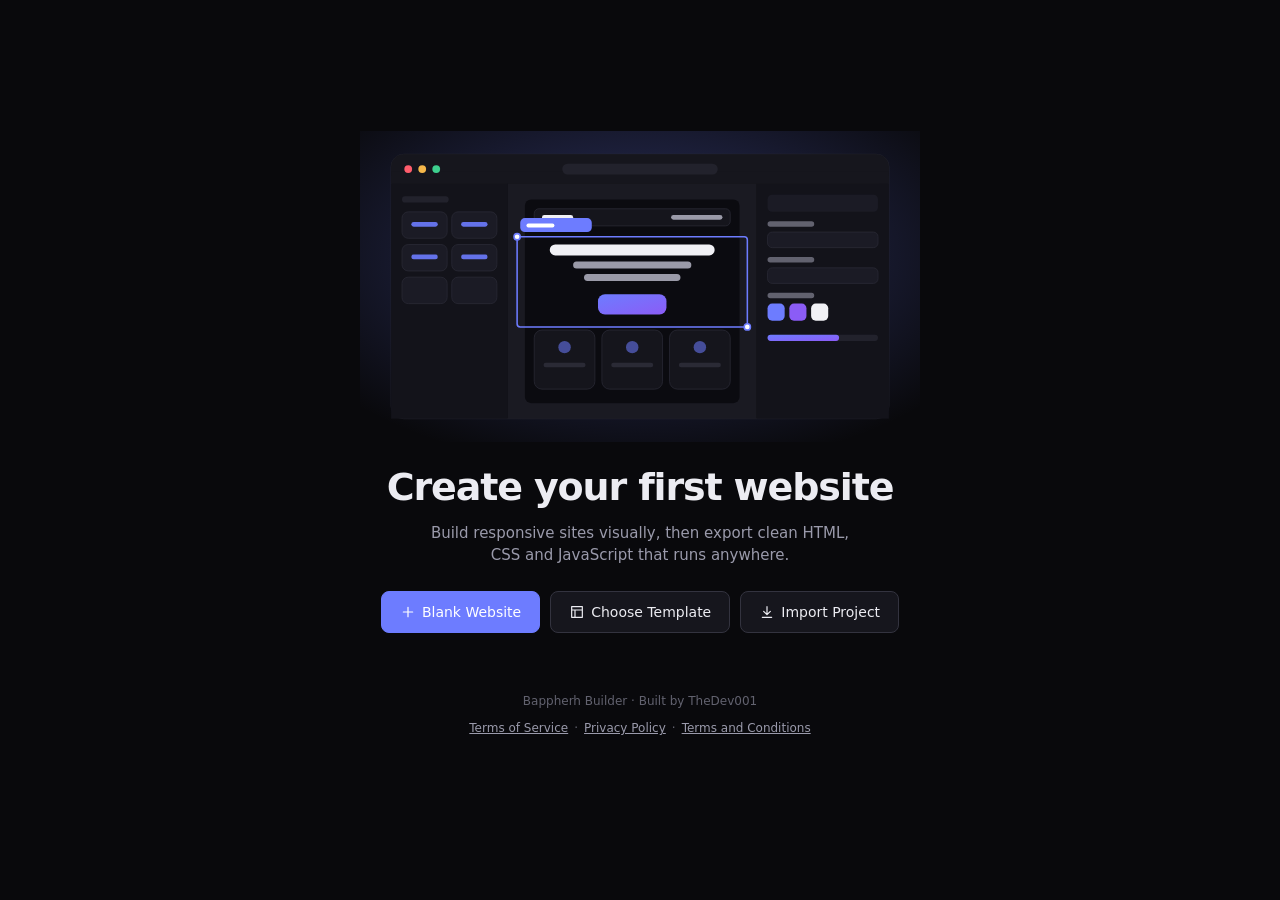
<file: index.html>
<!DOCTYPE html>
<html lang="en" data-theme="dark">
<head>
<meta charset="utf-8">
<meta name="viewport" content="width=device-width, initial-scale=1, viewport-fit=cover">
<title>Bappherh Builder</title>
<meta name="description" content="Bappherh Builder — a visual, browser-based website builder. Built by TheDev001.">
<meta property="og:title" content="Bappherh Builder"><meta property="og:description" content="Build responsive websites visually and export clean HTML, CSS and JavaScript."><meta property="og:image" content="og-image.png">
<link rel="icon" href="favicon.svg" type="image/svg+xml"><link rel="icon" href="icon-32.png" sizes="32x32" type="image/png"><link rel="apple-touch-icon" href="icon-180.png">
<link rel="stylesheet" href="style.css">
</head>
<body>
<div id="app">
  <header id="topbar">
    <div class="logo"><img src="logo.svg" alt="" width="24" height="24"><span class="hide-m">Bappherh Builder</span></div>
    <button id="projName" title="Rename project">Untitled</button>
    <button class="ib" id="bNew" data-ic="plus" title="New project"></button>
    <button class="ib" id="bOpen" data-ic="folder" title="Open project"></button>
    <button class="ib" id="bSave" data-ic="save" title="Save (Ctrl+S)"></button>
    <span class="vsep"></span>
    <button class="ib" id="bUndo" data-ic="undo" title="Undo (Ctrl+Z)"></button>
    <button class="ib" id="bRedo" data-ic="redo" title="Redo (Ctrl+Shift+Z)"></button>
    <span class="vsep hide-m"></span>
    <div class="seg" id="modeSeg">
      <button data-mode="design" class="on" data-ic="layers"><span class="lbl">Design</span></button>
      <button data-mode="code" data-ic="code"><span class="lbl">Code</span></button>
    </div>
    <div class="seg" id="devSeg">
      <button data-dev="desktop" data-ic="monitor" title="Desktop"></button>
      <button data-dev="laptop" data-ic="laptop" title="Laptop"></button>
      <button data-dev="tablet" data-ic="tablet" title="Tablet"></button>
      <button data-dev="mobile" data-ic="phone" title="Mobile"></button>
    </div>
    <span class="grow"></span>
    <button class="btn" id="bPreview" data-ic="play" title="Preview (Ctrl+P)"><span class="lbl">Preview</span></button>
    <button class="btn pri" id="bExport" data-ic="download" title="Export"><span class="lbl">Export</span></button>
    <button class="ib" id="bSettings" data-ic="sliders" title="Settings"></button>
  </header>

  <main id="workspace">
    <aside id="left">
      <div class="sheet-grip"></div>
      <div class="ptabs" id="ltabs">
        <button data-lt="elements" data-ic="grid" title="Elements"></button>
        <button data-lt="layers" data-ic="layers" title="Layers"></button>
        <button data-lt="pages" data-ic="file" title="Pages"></button>
        <button data-lt="assets" data-ic="image" title="Assets"></button>
        <button data-lt="design" data-ic="palette" title="Design tokens"></button>
      </div>
      <div class="pane" id="lp-elements"></div>
      <div class="pane" id="lp-layers" hidden></div>
      <div class="pane" id="lp-pages" hidden></div>
      <div class="pane" id="lp-assets" hidden></div>
      <div class="pane" id="lp-design" hidden></div>
    </aside>

    <section id="center">
      <div id="stage">
        <div id="frameWrap"><iframe id="frame" title="Website canvas" sandbox="allow-same-origin"></iframe></div>
        <div id="bpChip"><i></i><span id="bpChipTx">Desktop</span></div>
        <div id="ov">
          <div id="ovHover" hidden></div>
          <div id="ovSel" hidden><span class="h e" data-h="e"></span><span class="h s" data-h="s"></span><span class="h se" data-h="se"></span></div>
          <div id="ovTool" hidden></div>
          <div id="ovDrop" hidden></div>
        </div>
      </div>
    </section>

    <aside id="right">
      <div class="sheet-grip"></div>
      <div id="rhead"><span class="ty" id="rTitle">Inspector</span><div class="seg" id="rBp">
        <button data-dev="desktop" data-ic="monitor" title="Desktop styles"></button>
        <button data-dev="tablet" data-ic="tablet" title="Tablet styles"></button>
        <button data-dev="mobile" data-ic="phone" title="Mobile styles"></button></div></div>
      <div class="bpbar" id="rBpBar"></div>
      <div class="ptabs" id="rtabs">
        <button data-rt="content">Content</button><button data-rt="layout">Layout</button><button data-rt="style">Style</button><button data-rt="resp">Responsive</button>
      </div>
      <div class="pane" id="rbody"></div>
    </aside>
  </main>

  <footer id="statusbar">
    <span class="sdot" id="saveInd">Saved</span>
    <span class="grow"></span>
    <select id="sbDev" aria-label="Device"><option value="desktop">Desktop</option><option value="laptop">Laptop</option><option value="tablet">Tablet</option><option value="mobile">Mobile</option></select>
    <span id="sbInfo" class="hide-m"></span>
    <span id="zoomBtns" style="display:flex;gap:2px"><button class="ib sm" id="zOut" data-ic="minus" title="Zoom out"></button><button class="ib sm" id="zIn" data-ic="plus" title="Zoom in"></button></span>
    <select id="zoomSel" aria-label="Zoom"><option value="0.5">50%</option><option value="0.75">75%</option><option value="1">100%</option><option value="1.25">125%</option><option value="fit">Fit to screen</option></select>
  </footer>

  <nav id="mbar">
    <button data-m="elements" data-ic="grid"><span>Add</span></button>
    <button data-m="layers" data-ic="layers"><span>Layers</span></button>
    <button data-m="inspect" data-ic="sliders"><span>Edit</span></button>
    <button data-m="undo" data-ic="undo"><span>Undo</span></button>
    <button data-m="redo" data-ic="redo"><span>Redo</span></button>
    <button data-m="preview" data-ic="play"><span>Preview</span></button>
  </nav>
  <div id="sheetBack"></div>
</div>

<section id="code" class="screen" hidden>
  <div class="cd-top">
    <div class="seg" id="cdTabs"><button data-ct="html" class="on">HTML</button><button data-ct="css">CSS</button><button data-ct="js">JavaScript</button></div>
    <span class="grow"></span>
    <span class="hint" id="cdState"></span>
    <button class="btn sm" id="cdFind" data-ic="search"><span class="lbl">Search</span></button>
    <button class="btn sm" id="cdFmt">Format</button>
    <button class="btn sm" id="cdCopy" data-ic="copy"><span class="lbl">Copy</span></button>
    <button class="btn sm" id="cdDl" data-ic="download"><span class="lbl">Download</span></button>
    <button class="btn sm pri" id="cdApply" data-ic="check">Apply</button>
    <button class="btn sm" id="cdClose" data-ic="x">Design</button>
  </div>
  <div id="codeBody"><div class="ed" id="ed"></div><div id="codePrev"></div></div>
</section>

<section id="prev" class="screen" hidden>
  <div class="pv-top">
    <div class="seg" id="pvDev"><button data-pd="desktop" data-ic="monitor" title="Desktop"></button><button data-pd="tablet" data-ic="tablet" title="Tablet"></button><button data-pd="mobile" data-ic="phone" title="Mobile"></button></div>
    <select id="pvPage" style="width:auto;max-width:160px"></select>
    <span class="grow"></span>
    <button class="btn sm" id="pvFull" data-ic="fit"><span class="lbl">Fullscreen</span></button>
    <button class="btn sm" id="pvTab" data-ic="external"><span class="lbl">New tab</span></button>
    <button class="btn sm pri" id="pvClose" data-ic="x">Close</button>
  </div>
  <div id="pvStage" class="framed"><iframe id="pvFrame" title="Website preview" sandbox="allow-scripts allow-forms allow-popups"></iframe></div>
</section>

<section id="dash" class="screen" hidden></section>
<div id="dlgRoot"></div>
<div id="toasts"></div>
<div id="ctx" hidden></div>
<div id="ghost" hidden></div>
<datalist id="fontlist"></datalist>
<input type="file" id="fileIn" hidden>
<script src="app.js"></script>
</body>
</html>
</file>
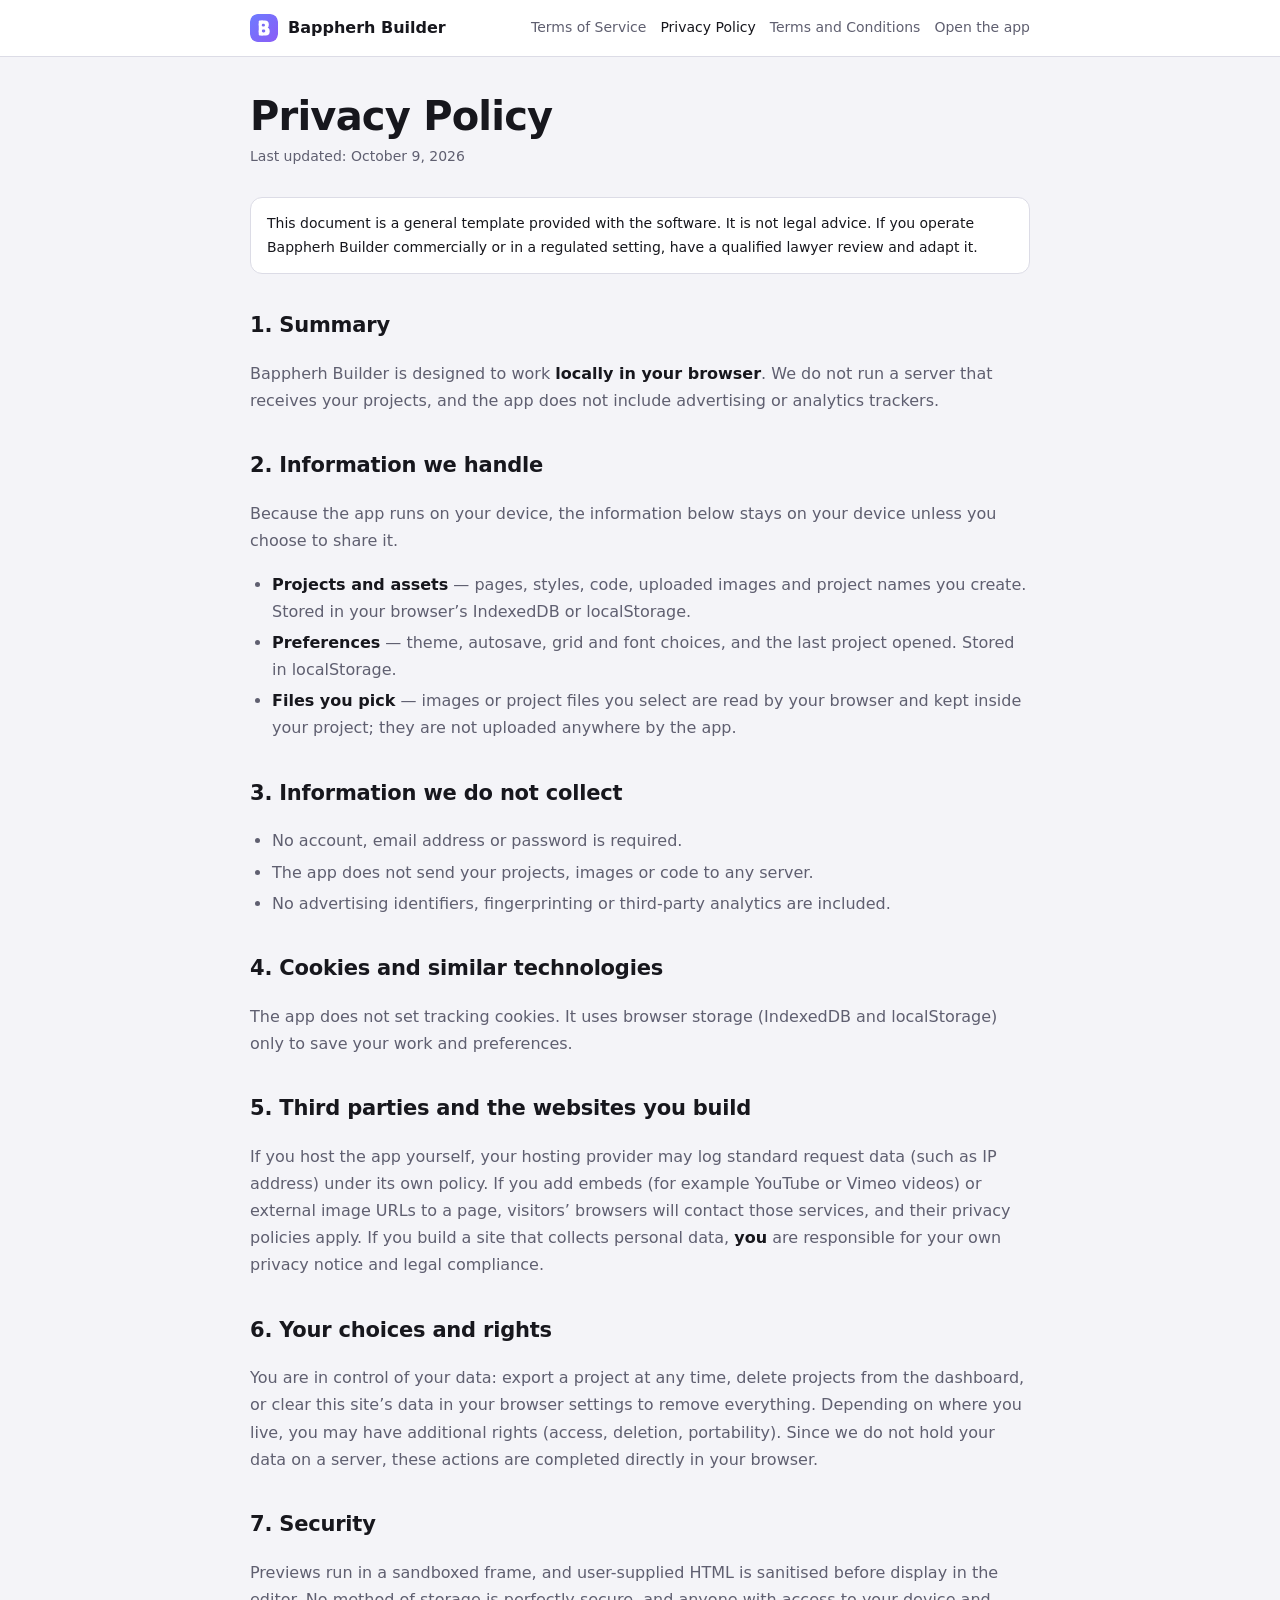
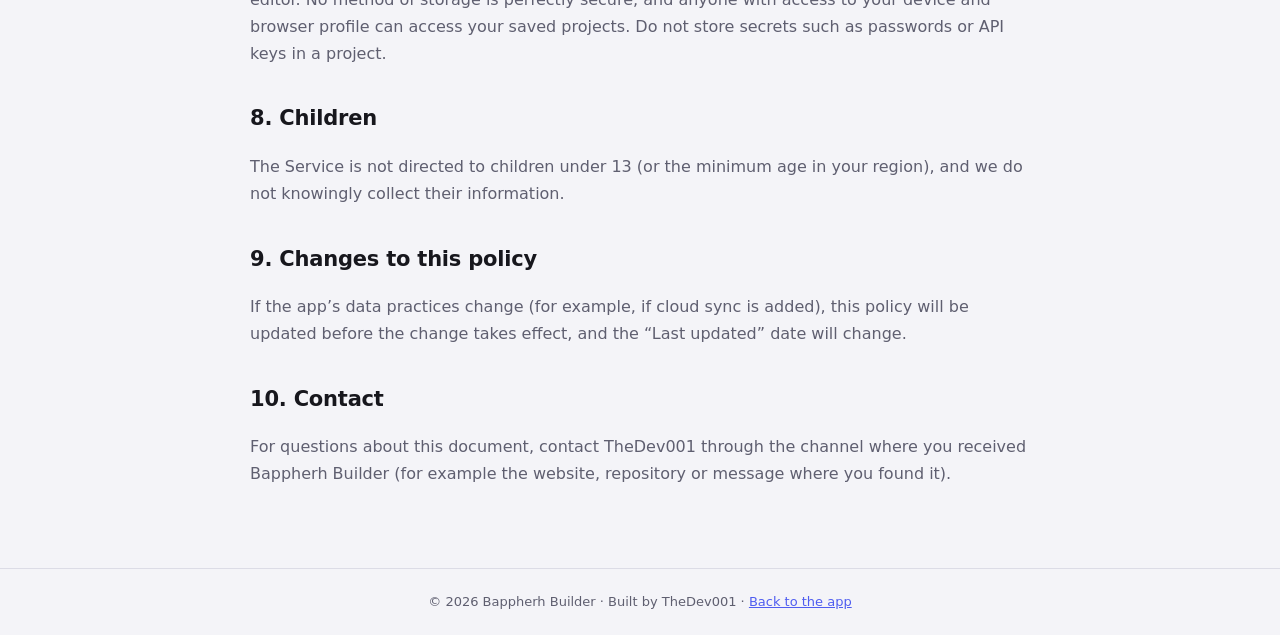
<file: privacy-policy.html>
<!DOCTYPE html>
<html lang="en"><head><meta charset="utf-8"><meta name="viewport" content="width=device-width, initial-scale=1">
<title>Privacy Policy · Bappherh Builder</title><meta name="description" content="Privacy Policy for Bappherh Builder, built by TheDev001.">
<link rel="icon" href="favicon.svg" type="image/svg+xml"><link rel="stylesheet" href="legal.css"></head>
<body><header><div class="bar"><a class="brand" href="index.html"><img src="logo.svg" alt="">Bappherh Builder</a><nav><a href="terms-of-service.html">Terms of Service</a><a href="privacy-policy.html" aria-current=page>Privacy Policy</a><a href="terms-and-conditions.html">Terms and Conditions</a><a href="index.html">Open the app</a></nav></div></header>
<main><h1>Privacy Policy</h1><p class="meta">Last updated: October 9, 2026</p>
<div class="note">This document is a general template provided with the software. It is not legal advice. If you operate Bappherh Builder commercially or in a regulated setting, have a qualified lawyer review and adapt it.</div><h2>1. Summary</h2><p>Bappherh Builder is designed to work <strong>locally in your browser</strong>. We do not run a server that receives your projects, and the app does not include advertising or analytics trackers.</p><h2>2. Information we handle</h2><p>Because the app runs on your device, the information below stays on your device unless you choose to share it.</p><ul><li><strong>Projects and assets</strong> — pages, styles, code, uploaded images and project names you create. Stored in your browser’s IndexedDB or localStorage.</li><li><strong>Preferences</strong> — theme, autosave, grid and font choices, and the last project opened. Stored in localStorage.</li><li><strong>Files you pick</strong> — images or project files you select are read by your browser and kept inside your project; they are not uploaded anywhere by the app.</li></ul><h2>3. Information we do not collect</h2><ul><li>No account, email address or password is required.</li><li>The app does not send your projects, images or code to any server.</li><li>No advertising identifiers, fingerprinting or third-party analytics are included.</li></ul><h2>4. Cookies and similar technologies</h2><p>The app does not set tracking cookies. It uses browser storage (IndexedDB and localStorage) only to save your work and preferences.</p><h2>5. Third parties and the websites you build</h2><p>If you host the app yourself, your hosting provider may log standard request data (such as IP address) under its own policy. If you add embeds (for example YouTube or Vimeo videos) or external image URLs to a page, visitors’ browsers will contact those services, and their privacy policies apply. If you build a site that collects personal data, <strong>you</strong> are responsible for your own privacy notice and legal compliance.</p><h2>6. Your choices and rights</h2><p>You are in control of your data: export a project at any time, delete projects from the dashboard, or clear this site’s data in your browser settings to remove everything. Depending on where you live, you may have additional rights (access, deletion, portability). Since we do not hold your data on a server, these actions are completed directly in your browser.</p><h2>7. Security</h2><p>Previews run in a sandboxed frame, and user-supplied HTML is sanitised before display in the editor. No method of storage is perfectly secure, and anyone with access to your device and browser profile can access your saved projects. Do not store secrets such as passwords or API keys in a project.</p><h2>8. Children</h2><p>The Service is not directed to children under 13 (or the minimum age in your region), and we do not knowingly collect their information.</p><h2>9. Changes to this policy</h2><p>If the app’s data practices change (for example, if cloud sync is added), this policy will be updated before the change takes effect, and the “Last updated” date will change.</p><h2>10. Contact</h2><p>For questions about this document, contact TheDev001 through the channel where you received Bappherh Builder (for example the website, repository or message where you found it).</p></main>
<footer>© 2026 Bappherh Builder · Built by TheDev001 · <a href="index.html">Back to the app</a></footer></body></html>
</file>
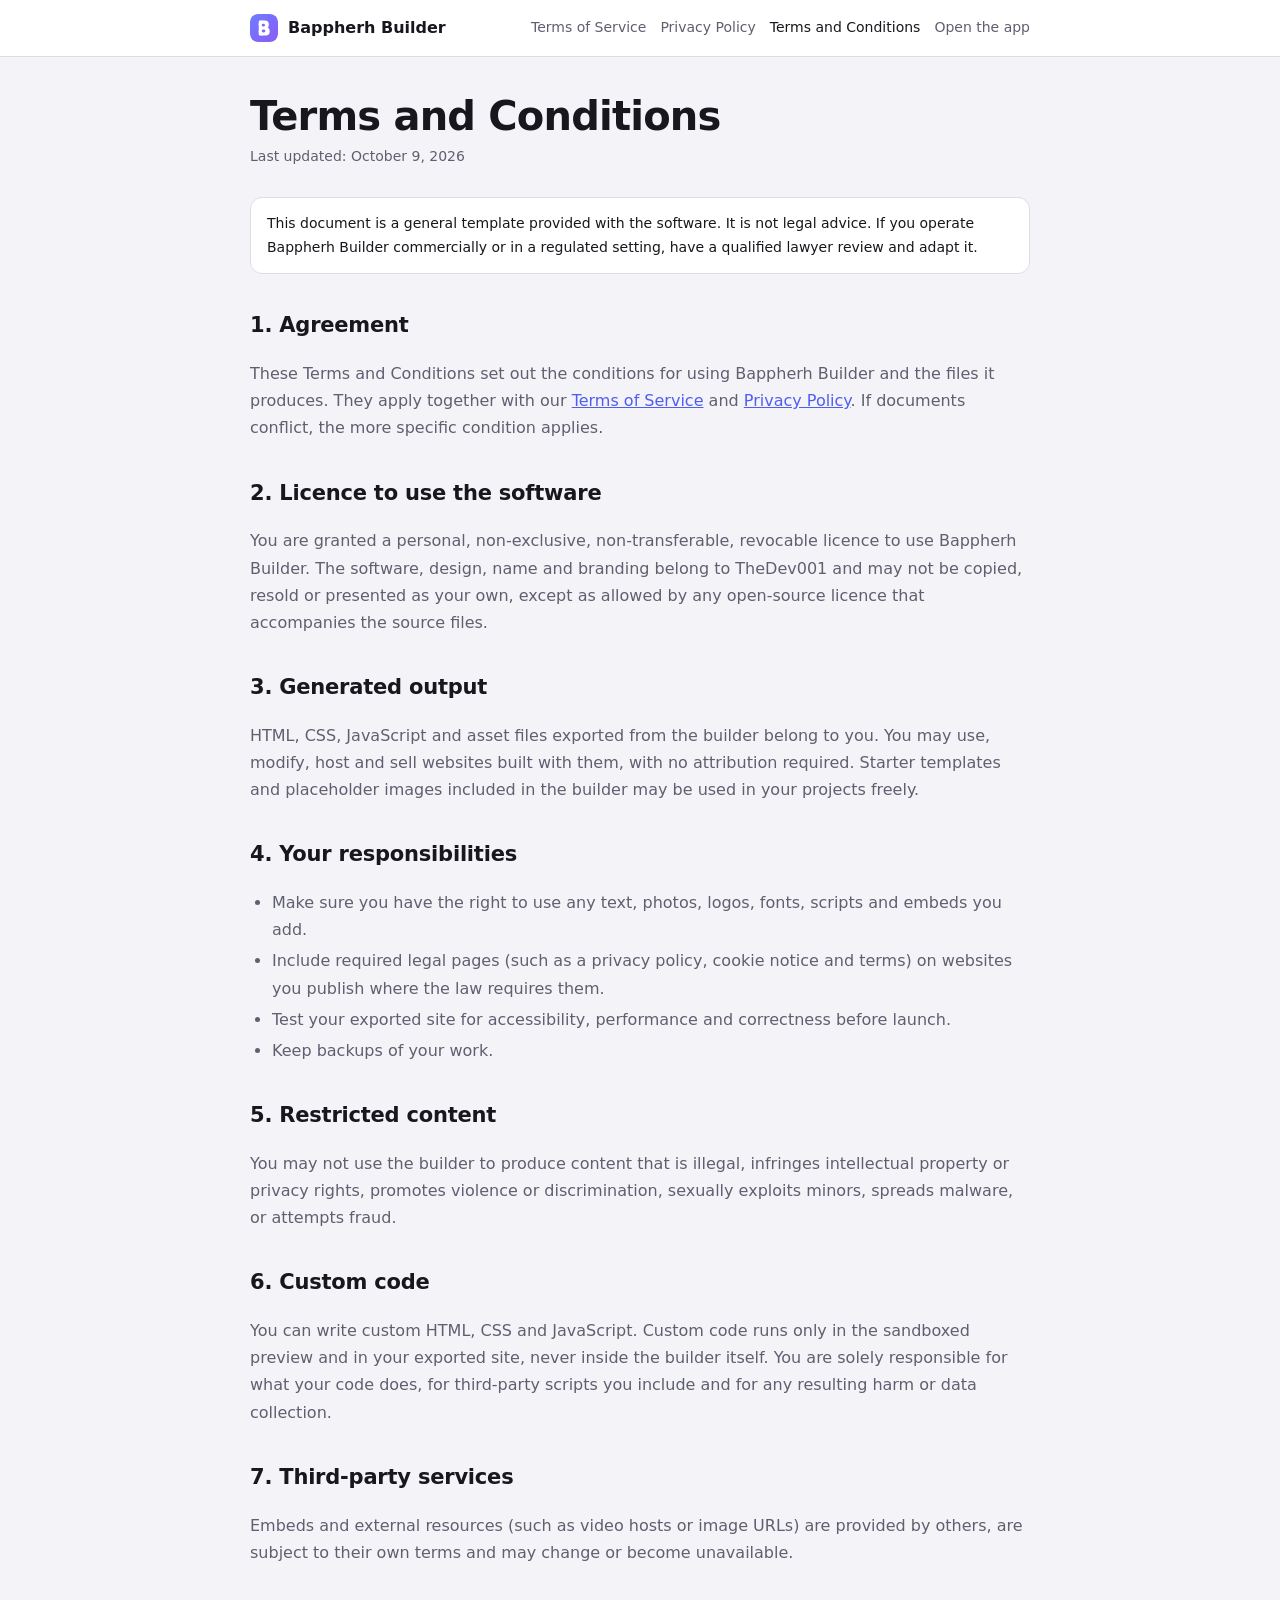
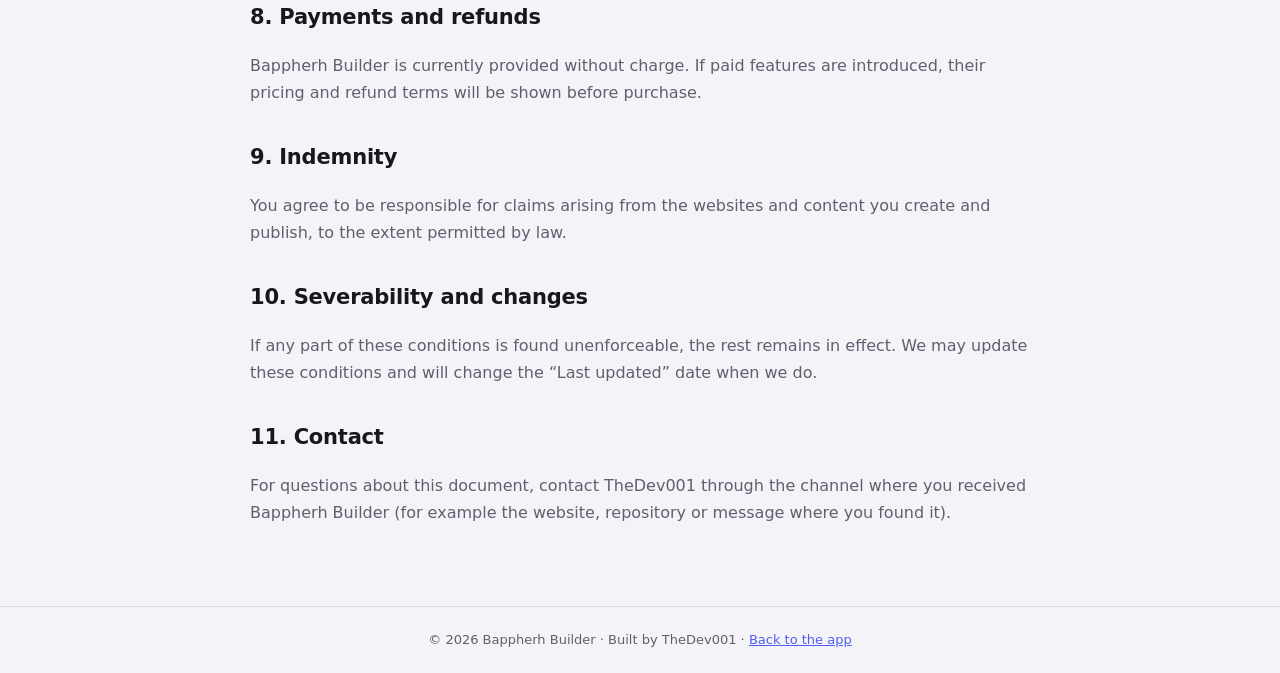
<file: terms-and-conditions.html>
<!DOCTYPE html>
<html lang="en"><head><meta charset="utf-8"><meta name="viewport" content="width=device-width, initial-scale=1">
<title>Terms and Conditions · Bappherh Builder</title><meta name="description" content="Terms and Conditions for Bappherh Builder, built by TheDev001.">
<link rel="icon" href="favicon.svg" type="image/svg+xml"><link rel="stylesheet" href="legal.css"></head>
<body><header><div class="bar"><a class="brand" href="index.html"><img src="logo.svg" alt="">Bappherh Builder</a><nav><a href="terms-of-service.html">Terms of Service</a><a href="privacy-policy.html">Privacy Policy</a><a href="terms-and-conditions.html" aria-current=page>Terms and Conditions</a><a href="index.html">Open the app</a></nav></div></header>
<main><h1>Terms and Conditions</h1><p class="meta">Last updated: October 9, 2026</p>
<div class="note">This document is a general template provided with the software. It is not legal advice. If you operate Bappherh Builder commercially or in a regulated setting, have a qualified lawyer review and adapt it.</div><h2>1. Agreement</h2><p>These Terms and Conditions set out the conditions for using Bappherh Builder and the files it produces. They apply together with our <a href="terms-of-service.html">Terms of Service</a> and <a href="privacy-policy.html">Privacy Policy</a>. If documents conflict, the more specific condition applies.</p><h2>2. Licence to use the software</h2><p>You are granted a personal, non-exclusive, non-transferable, revocable licence to use Bappherh Builder. The software, design, name and branding belong to TheDev001 and may not be copied, resold or presented as your own, except as allowed by any open-source licence that accompanies the source files.</p><h2>3. Generated output</h2><p>HTML, CSS, JavaScript and asset files exported from the builder belong to you. You may use, modify, host and sell websites built with them, with no attribution required. Starter templates and placeholder images included in the builder may be used in your projects freely.</p><h2>4. Your responsibilities</h2><ul><li>Make sure you have the right to use any text, photos, logos, fonts, scripts and embeds you add.</li><li>Include required legal pages (such as a privacy policy, cookie notice and terms) on websites you publish where the law requires them.</li><li>Test your exported site for accessibility, performance and correctness before launch.</li><li>Keep backups of your work.</li></ul><h2>5. Restricted content</h2><p>You may not use the builder to produce content that is illegal, infringes intellectual property or privacy rights, promotes violence or discrimination, sexually exploits minors, spreads malware, or attempts fraud.</p><h2>6. Custom code</h2><p>You can write custom HTML, CSS and JavaScript. Custom code runs only in the sandboxed preview and in your exported site, never inside the builder itself. You are solely responsible for what your code does, for third-party scripts you include and for any resulting harm or data collection.</p><h2>7. Third-party services</h2><p>Embeds and external resources (such as video hosts or image URLs) are provided by others, are subject to their own terms and may change or become unavailable.</p><h2>8. Payments and refunds</h2><p>Bappherh Builder is currently provided without charge. If paid features are introduced, their pricing and refund terms will be shown before purchase.</p><h2>9. Indemnity</h2><p>You agree to be responsible for claims arising from the websites and content you create and publish, to the extent permitted by law.</p><h2>10. Severability and changes</h2><p>If any part of these conditions is found unenforceable, the rest remains in effect. We may update these conditions and will change the “Last updated” date when we do.</p><h2>11. Contact</h2><p>For questions about this document, contact TheDev001 through the channel where you received Bappherh Builder (for example the website, repository or message where you found it).</p></main>
<footer>© 2026 Bappherh Builder · Built by TheDev001 · <a href="index.html">Back to the app</a></footer></body></html>
</file>
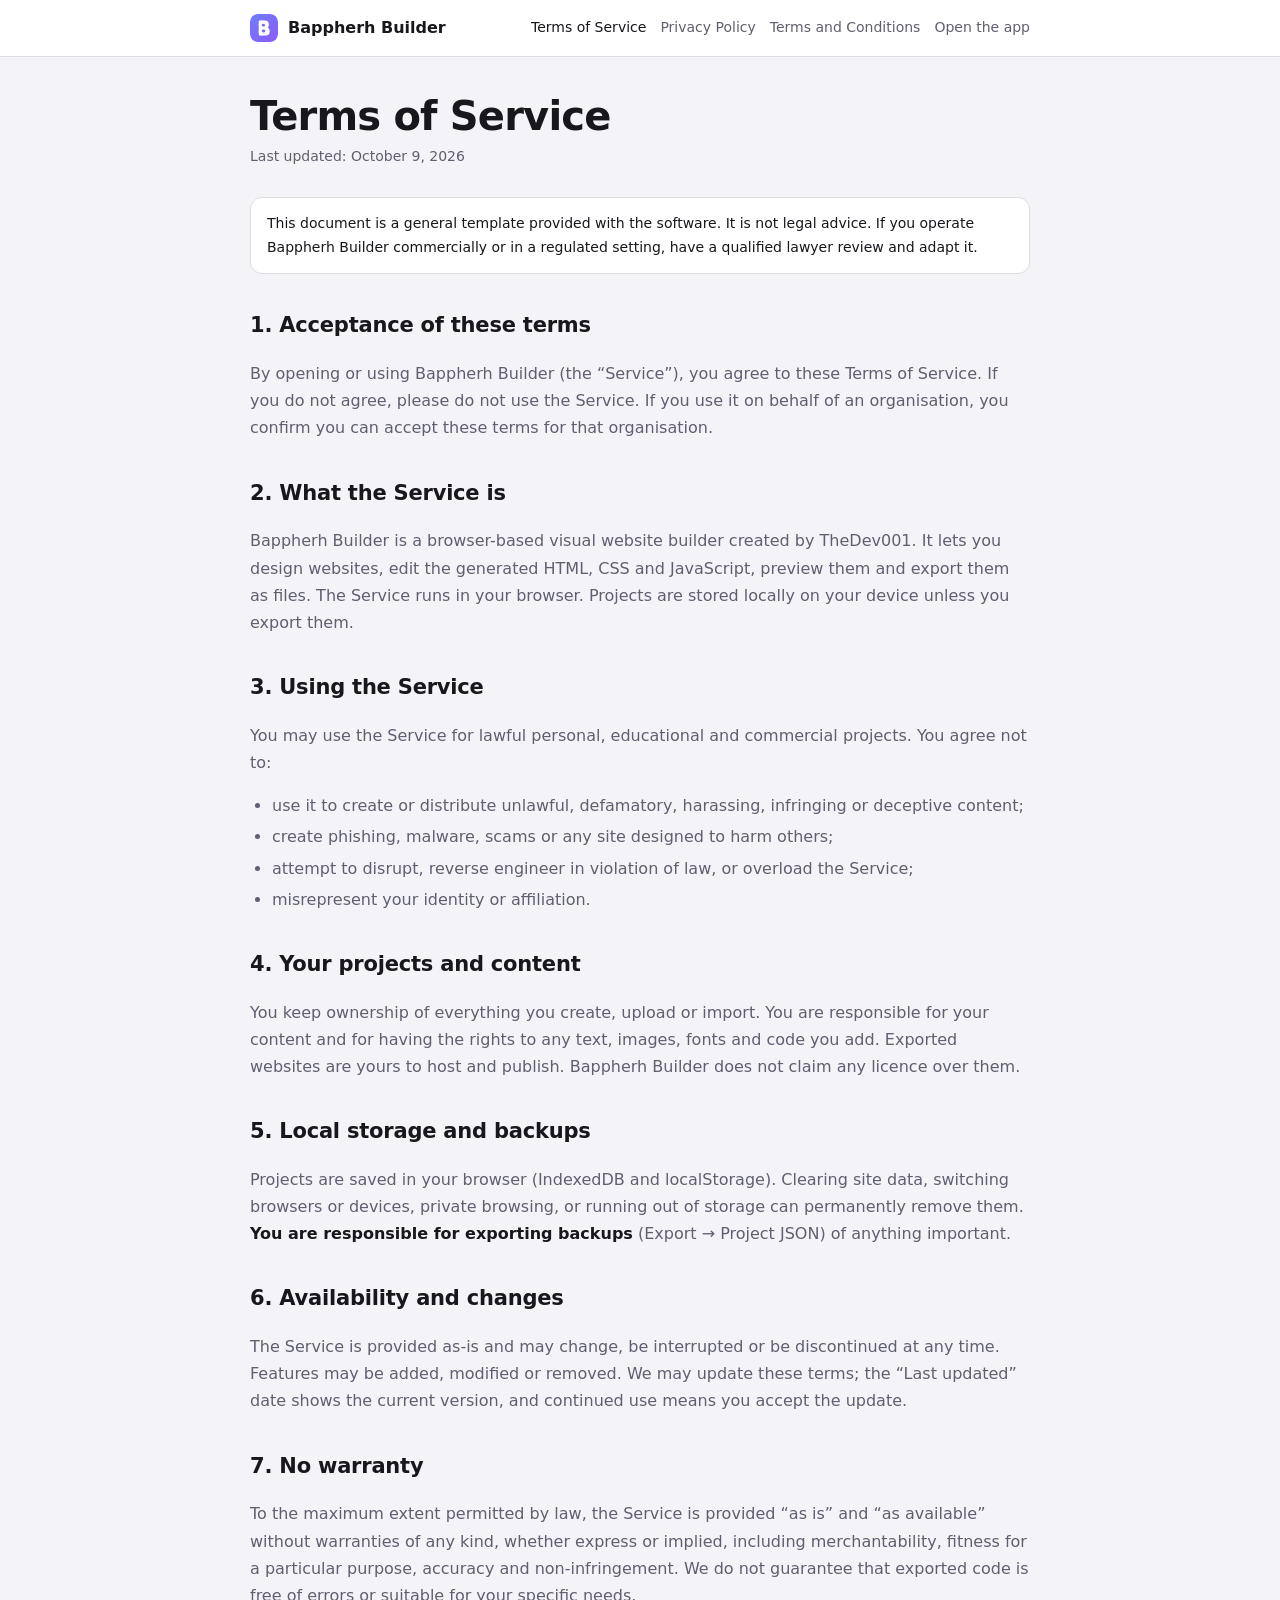
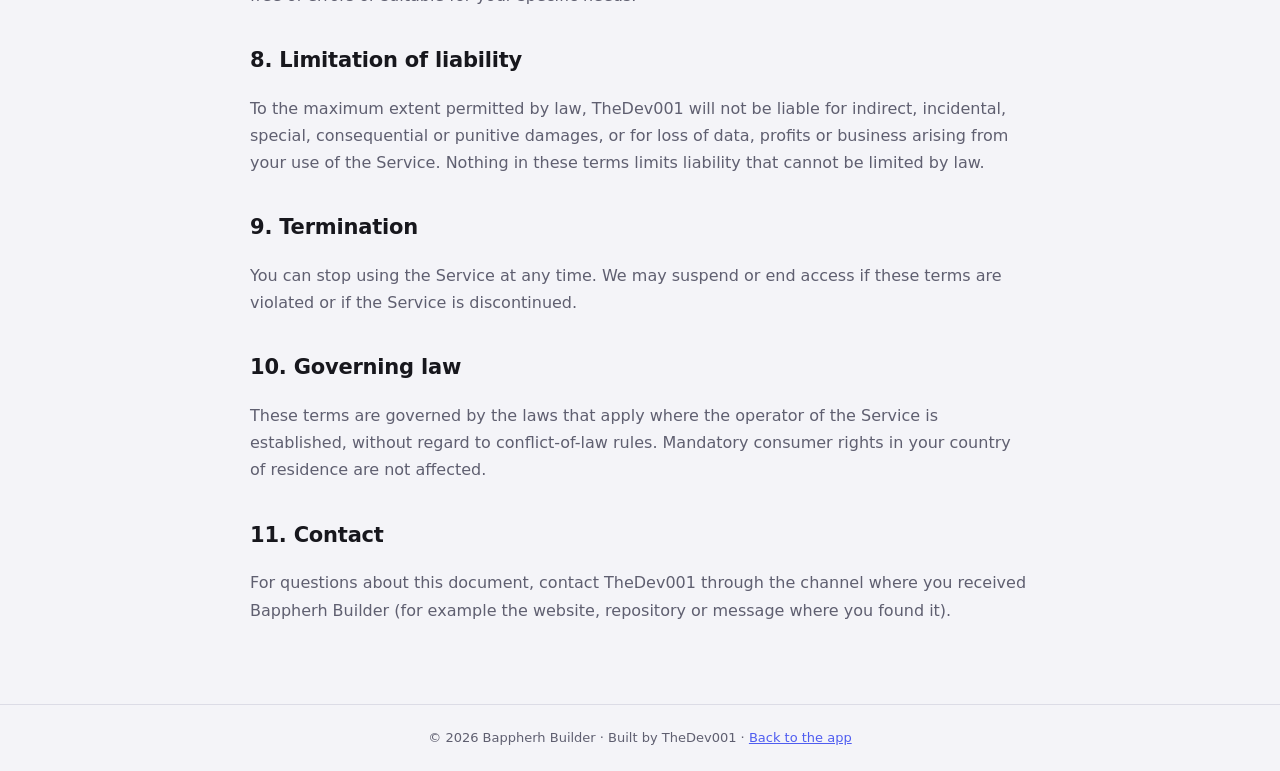
<file: terms-of-service.html>
<!DOCTYPE html>
<html lang="en"><head><meta charset="utf-8"><meta name="viewport" content="width=device-width, initial-scale=1">
<title>Terms of Service · Bappherh Builder</title><meta name="description" content="Terms of Service for Bappherh Builder, built by TheDev001.">
<link rel="icon" href="favicon.svg" type="image/svg+xml"><link rel="stylesheet" href="legal.css"></head>
<body><header><div class="bar"><a class="brand" href="index.html"><img src="logo.svg" alt="">Bappherh Builder</a><nav><a href="terms-of-service.html" aria-current=page>Terms of Service</a><a href="privacy-policy.html">Privacy Policy</a><a href="terms-and-conditions.html">Terms and Conditions</a><a href="index.html">Open the app</a></nav></div></header>
<main><h1>Terms of Service</h1><p class="meta">Last updated: October 9, 2026</p>
<div class="note">This document is a general template provided with the software. It is not legal advice. If you operate Bappherh Builder commercially or in a regulated setting, have a qualified lawyer review and adapt it.</div><h2>1. Acceptance of these terms</h2><p>By opening or using Bappherh Builder (the “Service”), you agree to these Terms of Service. If you do not agree, please do not use the Service. If you use it on behalf of an organisation, you confirm you can accept these terms for that organisation.</p><h2>2. What the Service is</h2><p>Bappherh Builder is a browser-based visual website builder created by TheDev001. It lets you design websites, edit the generated HTML, CSS and JavaScript, preview them and export them as files. The Service runs in your browser. Projects are stored locally on your device unless you export them.</p><h2>3. Using the Service</h2><p>You may use the Service for lawful personal, educational and commercial projects. You agree not to:</p><ul><li>use it to create or distribute unlawful, defamatory, harassing, infringing or deceptive content;</li><li>create phishing, malware, scams or any site designed to harm others;</li><li>attempt to disrupt, reverse engineer in violation of law, or overload the Service;</li><li>misrepresent your identity or affiliation.</li></ul><h2>4. Your projects and content</h2><p>You keep ownership of everything you create, upload or import. You are responsible for your content and for having the rights to any text, images, fonts and code you add. Exported websites are yours to host and publish. Bappherh Builder does not claim any licence over them.</p><h2>5. Local storage and backups</h2><p>Projects are saved in your browser (IndexedDB and localStorage). Clearing site data, switching browsers or devices, private browsing, or running out of storage can permanently remove them. <strong>You are responsible for exporting backups</strong> (Export → Project JSON) of anything important.</p><h2>6. Availability and changes</h2><p>The Service is provided as-is and may change, be interrupted or be discontinued at any time. Features may be added, modified or removed. We may update these terms; the “Last updated” date shows the current version, and continued use means you accept the update.</p><h2>7. No warranty</h2><p>To the maximum extent permitted by law, the Service is provided “as is” and “as available” without warranties of any kind, whether express or implied, including merchantability, fitness for a particular purpose, accuracy and non-infringement. We do not guarantee that exported code is free of errors or suitable for your specific needs.</p><h2>8. Limitation of liability</h2><p>To the maximum extent permitted by law, TheDev001 will not be liable for indirect, incidental, special, consequential or punitive damages, or for loss of data, profits or business arising from your use of the Service. Nothing in these terms limits liability that cannot be limited by law.</p><h2>9. Termination</h2><p>You can stop using the Service at any time. We may suspend or end access if these terms are violated or if the Service is discontinued.</p><h2>10. Governing law</h2><p>These terms are governed by the laws that apply where the operator of the Service is established, without regard to conflict-of-law rules. Mandatory consumer rights in your country of residence are not affected.</p><h2>11. Contact</h2><p>For questions about this document, contact TheDev001 through the channel where you received Bappherh Builder (for example the website, repository or message where you found it).</p></main>
<footer>© 2026 Bappherh Builder · Built by TheDev001 · <a href="index.html">Back to the app</a></footer></body></html>
</file>
<file: style.css>
:root{
  --bg:#09090c;--panel:#101015;--panel2:#16161d;--panel3:#1d1d26;--line:#262631;--line2:#33333f;
  --text:#ececf2;--dim:#9a9aab;--faint:#62626f;--acc:#6d7cff;--acc2:#8b5cf6;--accbg:rgba(109,124,255,.14);
  --danger:#ff5d6c;--ok:#3ecf8e;--warn:#f5b74a;--canvas:#1a1a22;--shadow:0 8px 28px rgba(0,0,0,.45);
  --r:8px;--mono:ui-monospace,SFMono-Regular,Menlo,Consolas,monospace;
  box-sizing:border-box;padding-top:env(safe-area-inset-top,0px);padding-bottom:env(safe-area-inset-bottom,0px);
}
:root[data-theme="light"]{
  --bg:#eeeef3;--panel:#ffffff;--panel2:#f5f5f9;--panel3:#ebebf2;--line:#dcdce6;--line2:#c8c8d6;
  --text:#17171d;--dim:#5f5f70;--faint:#9a9aab;--acc:#4f5df0;--acc2:#7c4ddb;--accbg:rgba(79,93,240,.1);
  --canvas:#dcdce6;--shadow:0 8px 24px rgba(20,20,40,.16);
}
*,*::before,*::after{box-sizing:border-box}
html,body{height:100%;margin:0;overflow:hidden}
body{background:var(--bg);color:var(--text);font:13px/1.45 system-ui,-apple-system,"Segoe UI",Roboto,sans-serif;-webkit-text-size-adjust:100%;-webkit-tap-highlight-color:transparent}
button,input,select,textarea{font:inherit;color:inherit}
button{cursor:pointer;background:none;border:0;padding:0}
[hidden]{display:none!important}
svg.i{display:block;flex:none}
#app{display:flex;flex-direction:column;height:100%;min-height:0}
/* ---------- controls ---------- */
.btn{display:inline-flex;align-items:center;gap:6px;height:32px;padding:0 12px;border-radius:var(--r);border:1px solid var(--line2);background:var(--panel2);white-space:nowrap;transition:background .12s,border-color .12s}
.btn:hover{background:var(--panel3)}
.btn.pri{background:var(--acc);border-color:var(--acc);color:#fff}
.btn.pri:hover{filter:brightness(1.1)}
.btn.dng{color:var(--danger)}
.btn.sm{height:28px;padding:0 9px;font-size:12px}
.btn.ghost{background:transparent;border-color:transparent}
.btn.ghost:hover{background:var(--panel3)}
.ib{display:inline-flex;align-items:center;justify-content:center;width:32px;height:32px;border-radius:var(--r);color:var(--dim);flex:none}
.ib:hover{background:var(--panel3);color:var(--text)}
.ib.on{background:var(--accbg);color:var(--acc)}
.ib[disabled]{opacity:.35;pointer-events:none}
.ib.sm{width:26px;height:26px}
.seg{display:inline-flex;background:var(--panel2);border:1px solid var(--line);border-radius:var(--r);padding:2px;gap:2px}
.seg button{height:26px;min-width:30px;padding:0 8px;border-radius:6px;color:var(--dim);display:inline-flex;align-items:center;justify-content:center;gap:5px;font-size:12px}
.seg button.on{background:var(--panel3);color:var(--text);box-shadow:0 0 0 1px var(--line2) inset}
input[type=text],input[type=number],input[type=url],input[type=datetime-local],select,textarea,input:not([type]){width:100%;height:30px;padding:0 8px;background:var(--panel2);border:1px solid var(--line);border-radius:6px;outline:0;min-width:0}
textarea{height:auto;padding:6px 8px;resize:vertical;min-height:60px}
select{padding-right:4px}
input:focus,select:focus,textarea:focus{border-color:var(--acc);box-shadow:0 0 0 2px var(--accbg)}
input[type=color]{width:30px;height:30px;padding:2px;border:1px solid var(--line);border-radius:6px;background:var(--panel2);flex:none;cursor:pointer}
input[type=range]{width:100%;accent-color:var(--acc)}
input[type=checkbox]{accent-color:var(--acc);width:16px;height:16px}
:focus-visible{outline:2px solid var(--acc);outline-offset:1px}
/* ---------- top bar ---------- */
#topbar{display:flex;align-items:center;gap:6px;height:46px;padding:0 8px;background:var(--panel);border-bottom:1px solid var(--line);flex:none;overflow-x:auto;scrollbar-width:none}
#topbar::-webkit-scrollbar{display:none}
#topbar>*{flex:none}
.logo{display:flex;align-items:center;gap:8px;font-weight:650;letter-spacing:-.01em;padding:0 6px 0 2px;font-size:14px}
.logo img{width:24px;height:24px;border-radius:7px;display:block}
.vsep{width:1px;height:20px;background:var(--line);margin:0 4px}
#projName{max-width:180px;overflow:hidden;text-overflow:ellipsis;font-weight:550;padding:0 8px;height:30px;border-radius:6px;color:var(--text)}
#projName:hover{background:var(--panel3)}
.grow{flex:1 1 auto!important;min-width:4px}
#topbar .lbl{display:inline}
/* ---------- workspace ---------- */
#workspace{flex:1;display:flex;min-height:0;position:relative}
#left,#right{background:var(--panel);display:flex;flex-direction:column;min-height:0;flex:none}
#left{width:276px;border-right:1px solid var(--line)}
#right{width:304px;border-left:1px solid var(--line)}
#center{flex:1;min-width:0;display:flex;flex-direction:column;position:relative}
.ptabs{display:flex;border-bottom:1px solid var(--line);flex:none}
.ptabs button{flex:1;height:38px;color:var(--dim);display:flex;align-items:center;justify-content:center;gap:5px;font-size:12px;border-bottom:2px solid transparent;min-width:0}
.ptabs button:hover{color:var(--text)}
.ptabs button.on{color:var(--text);border-bottom-color:var(--acc)}
.pane{flex:1;overflow:auto;min-height:0;overscroll-behavior:contain}
.pane-pad{padding:10px}
.sheet-grip{display:none}
/* palette */
.pal-search{padding:10px 10px 4px}
.pal-cat{padding:8px 10px 2px;color:var(--faint);font-size:11px;font-weight:600;letter-spacing:.04em}
.pal-grid{display:grid;grid-template-columns:repeat(2,1fr);gap:6px;padding:6px 10px 4px}
.pal-item{display:flex;align-items:center;gap:8px;padding:8px;border:1px solid var(--line);border-radius:var(--r);background:var(--panel2);color:var(--text);font-size:12px;text-align:left;touch-action:pan-y;user-select:none;-webkit-user-select:none;min-height:38px}
.pal-item:hover{border-color:var(--acc);background:var(--accbg)}
.pal-item svg{color:var(--acc)}
.pal-item span{overflow:hidden;text-overflow:ellipsis;white-space:nowrap}
/* layers */
.lrow{display:flex;align-items:center;gap:2px;height:30px;padding-right:4px;border-radius:6px;cursor:pointer;position:relative;color:var(--text)}
.lrow:hover{background:var(--panel2)}
.lrow.sel{background:var(--accbg);box-shadow:inset 2px 0 0 var(--acc)}
.lrow.dim{opacity:.45}
.lrow .nm{flex:1;min-width:0;overflow:hidden;text-overflow:ellipsis;white-space:nowrap}
.lrow .nm input{height:22px}
.lrow .ty{color:var(--faint);font-size:11px;margin-right:4px}
.lrow .tg{width:18px;height:22px;display:grid;place-items:center;flex:none;color:var(--faint)}
.lrow .act{display:none;gap:0}
.lrow.sel .act{display:flex}
.lrow .grip{touch-action:none;cursor:grab;width:20px;height:26px;display:grid;place-items:center;color:var(--faint);flex:none}
.lrow.dt-before::before,.lrow.dt-after::after{content:"";position:absolute;left:0;right:0;height:2px;background:var(--acc);z-index:2}
.lrow.dt-before::before{top:-1px}.lrow.dt-after::after{bottom:-1px}
.lrow.dt-inside{outline:2px solid var(--acc);outline-offset:-2px}
.lyr-btn{width:26px;height:26px;display:grid;place-items:center;color:var(--dim);border-radius:5px}
.lyr-btn:hover{background:var(--panel3);color:var(--text)}
/* lists */
.item{display:flex;align-items:center;gap:8px;padding:8px;border:1px solid var(--line);border-radius:var(--r);background:var(--panel2);margin-bottom:6px}
.item.on{border-color:var(--acc);background:var(--accbg)}
.item .t{flex:1;min-width:0}
.item .t b{display:block;font-weight:550;overflow:hidden;text-overflow:ellipsis;white-space:nowrap}
.item .t small{color:var(--dim)}
.badge{font-size:10px;padding:1px 6px;border-radius:99px;background:var(--accbg);color:var(--acc);font-weight:600}
.agrid{display:grid;grid-template-columns:repeat(2,1fr);gap:8px}
.acard{border:1px solid var(--line);border-radius:var(--r);overflow:hidden;background:var(--panel2)}
.acard .th{aspect-ratio:4/3;background:repeating-conic-gradient(var(--panel3) 0 25%,var(--panel2) 0 50%) 0 0/14px 14px;display:grid;place-items:center}
.acard .th img{max-width:100%;max-height:100%;object-fit:contain}
.acard .meta{padding:6px 8px;font-size:11px;color:var(--dim)}
.acard .meta b{display:block;color:var(--text);font-weight:550;overflow:hidden;text-overflow:ellipsis;white-space:nowrap}
.acard .row{display:flex;border-top:1px solid var(--line)}
.acard .row button{flex:1;height:30px;color:var(--dim);display:grid;place-items:center}
.acard .row button:hover{background:var(--panel3);color:var(--text)}
.empty{padding:28px 14px;text-align:center;color:var(--dim)}
.empty b{display:block;color:var(--text);margin-bottom:4px}
/* inspector */
#rhead{display:flex;align-items:center;gap:8px;padding:8px 10px;border-bottom:1px solid var(--line);flex:none}
#rhead .ty{font-weight:600;flex:1;min-width:0;overflow:hidden;text-overflow:ellipsis;white-space:nowrap}
.bpbar{display:flex;align-items:center;gap:8px;padding:6px 10px;font-size:11px;color:var(--dim);border-bottom:1px solid var(--line);flex:none}
.bpbar.alt{background:var(--accbg);color:var(--acc)}
.grp{border-bottom:1px solid var(--line)}
.grp>summary{list-style:none;padding:10px;font-weight:600;font-size:12px;cursor:pointer;display:flex;align-items:center;gap:6px;color:var(--text)}
.grp>summary::-webkit-details-marker{display:none}
.grp>summary::before{content:"";width:6px;height:6px;border-right:1.5px solid var(--dim);border-bottom:1.5px solid var(--dim);transform:rotate(-45deg);transition:transform .12s}
.grp[open]>summary::before{transform:rotate(45deg)}
.grp>.gb{padding:0 10px 10px;display:grid;gap:8px}
.f{display:grid;grid-template-columns:86px 1fr;gap:8px;align-items:center}
.f>label{color:var(--dim);font-size:12px;overflow:hidden;text-overflow:ellipsis}
.f.col{grid-template-columns:1fr}
.f .row{display:flex;gap:6px;align-items:center;min-width:0}
.f .row>*{min-width:0}
.chips{display:flex;gap:5px;flex-wrap:wrap}
.chip{width:18px;height:18px;border-radius:50%;border:1px solid var(--line2);cursor:pointer;padding:0}
.chip:hover{transform:scale(1.15)}
.rtable{display:grid;grid-template-columns:70px repeat(3,1fr);gap:5px;align-items:center;font-size:11px;color:var(--dim)}
.rtable input,.rtable select{font-size:11px;padding:0 4px;height:28px}
.hint{color:var(--faint);font-size:11px}
.tokrow{display:flex;gap:6px;align-items:center;margin-bottom:6px}
.tokrow>span{width:84px;font-size:12px;overflow:hidden;text-overflow:ellipsis;color:var(--dim)}
/* ---------- stage / canvas ---------- */
#stage{flex:1;min-height:0;background:var(--canvas);position:relative;overflow-x:auto;overflow-y:hidden}
#frameWrap{position:absolute;top:0;left:0;background:#fff;box-shadow:0 0 0 1px var(--line2),var(--shadow);transform-origin:0 0}
#frame{border:0;display:block;background:#fff;transform-origin:0 0}
#ov{position:absolute;left:0;top:0;height:100%;width:100%;pointer-events:none;overflow:hidden}
#ov>*{position:absolute;pointer-events:none}
#ovHover{border:1px dashed var(--acc);background:rgba(109,124,255,.05)}
#ovSel{border:2px solid var(--acc)}
#ovSel .h{position:absolute;width:12px;height:12px;background:#fff;border:2px solid var(--acc);border-radius:50%;pointer-events:auto;touch-action:none}
#ovSel .h.e{right:-7px;top:calc(50% - 6px);cursor:ew-resize}
#ovSel .h.s{bottom:-7px;left:calc(50% - 6px);cursor:ns-resize}
#ovSel .h.se{right:-7px;bottom:-7px;cursor:nwse-resize}
#ovTool{display:flex;align-items:center;gap:1px;background:var(--acc);color:#fff;border-radius:8px;padding:2px;box-shadow:var(--shadow);pointer-events:auto;white-space:nowrap}
#ovTool .tl{padding:0 8px;font-size:11px;font-weight:600;max-width:110px;overflow:hidden;text-overflow:ellipsis}
#ovTool button{width:28px;height:28px;display:grid;place-items:center;color:#fff;border-radius:6px;touch-action:none}
#ovTool button:hover{background:rgba(255,255,255,.2)}
#ovDrop{background:var(--acc);border-radius:2px;box-shadow:0 0 0 1px rgba(255,255,255,.4)}
#ovDrop.box{background:rgba(109,124,255,.14);border:2px dashed var(--acc)}
#bpChip{position:absolute;left:10px;top:10px;z-index:3;background:var(--panel);border:1px solid var(--line2);border-radius:99px;padding:3px 10px;font-size:11px;color:var(--dim);display:flex;align-items:center;gap:6px;pointer-events:none}
#bpChip i{width:7px;height:7px;border-radius:50%;background:var(--acc)}
/* ---------- status bar ---------- */
#statusbar{display:flex;align-items:center;gap:10px;height:30px;padding:0 10px;background:var(--panel);border-top:1px solid var(--line);flex:none;font-size:12px;color:var(--dim)}
#statusbar select{width:auto;height:24px;font-size:12px}
.sdot{display:inline-flex;align-items:center;gap:6px}
.sdot::before{content:"";width:7px;height:7px;border-radius:50%;background:var(--ok)}
.sdot.saving::before{background:var(--warn)}
.sdot.dirty::before{background:var(--danger)}
#sbDev{display:none}
/* ---------- mobile ---------- */
#mbar{display:none}
#sheetBack{display:none}
@media (max-width:900px){
  #left,#right{position:fixed;left:0;right:0;bottom:calc(58px + env(safe-area-inset-bottom,0px));top:auto;width:auto;height:58%;z-index:60;border:1px solid var(--line2);border-radius:16px 16px 0 0;box-shadow:var(--shadow);transform:translateY(120%);visibility:hidden;transition:transform .2s ease,visibility 0s .2s}
  #left.open,#right.open{transform:none;visibility:visible;transition:transform .2s ease}
  .sheet-grip{display:block;width:38px;height:4px;border-radius:4px;background:var(--line2);margin:6px auto 0;flex:none}
  #sheetBack{position:fixed;inset:0;z-index:55;background:rgba(0,0,0,.4)}
  #sheetBack.on{display:block}
  #mbar{display:flex;position:fixed;left:8px;right:8px;bottom:calc(8px + env(safe-area-inset-bottom,0px));height:48px;z-index:70;background:var(--panel);border:1px solid var(--line2);border-radius:16px;box-shadow:var(--shadow);padding:0 4px;align-items:center;justify-content:space-around}
  #mbar button{flex:1;height:42px;display:flex;flex-direction:column;align-items:center;justify-content:center;gap:1px;font-size:10px;color:var(--dim);border-radius:10px}
  #mbar button.on{color:var(--acc);background:var(--accbg)}
  #mbar button[disabled]{opacity:.35}
  #workspace{padding-bottom:62px}
  #devSeg,#topbar .hide-m,#zoomBtns{display:none!important}
  #sbDev{display:inline-block}
  #topbar .lbl{display:none}
  .pal-item{min-height:44px}
  .ib{width:38px;height:38px}
  .btn{height:38px}
  #ovTool button{width:34px;height:34px}
  #statusbar{padding:0 8px;gap:6px}
  .f{grid-template-columns:78px 1fr}
  input[type=text],input[type=number],select,input:not([type]){height:36px;font-size:16px}
  textarea{font-size:16px}
}
/* ---------- overlays: dashboard, dialogs, preview, code ---------- */
.screen{position:fixed;inset:0;z-index:100;background:var(--bg);display:flex;flex-direction:column;padding-top:env(safe-area-inset-top,0px);padding-bottom:env(safe-area-inset-bottom,0px)}
#dash{overflow:auto}
.dash-in{width:100%;max-width:1040px;margin:0 auto;padding:28px 18px 60px}
.dash-hd{display:flex;align-items:center;gap:12px;flex-wrap:wrap;margin-bottom:22px}
.dash-hd h1{font-size:22px;margin:0;letter-spacing:-.02em;flex:1}
.pgrid{display:grid;grid-template-columns:repeat(auto-fill,minmax(230px,1fr));gap:12px}
.pcard{border:1px solid var(--line);background:var(--panel);border-radius:12px;overflow:hidden;display:flex;flex-direction:column}
.pcard .pv{height:96px;display:grid;place-items:center;font-size:30px;font-weight:700;color:#fff;cursor:pointer}
.pcard .pi{padding:10px 12px;cursor:pointer}
.pcard .pi b{display:block;font-weight:600;overflow:hidden;text-overflow:ellipsis;white-space:nowrap}
.pcard .pi small{color:var(--dim)}
.pcard .pa{display:flex;border-top:1px solid var(--line)}
.pcard .pa button{flex:1;height:36px;display:grid;place-items:center;color:var(--dim)}
.pcard .pa button:hover{background:var(--panel2);color:var(--text)}
.hero-empty{text-align:center;padding:9vh 12px 20px}
.hero-empty h1{font-size:clamp(26px,5vw,38px);letter-spacing:-.03em;margin:0 0 8px}
.hero-empty p{color:var(--dim);margin:0 auto 24px;max-width:46ch;font-size:15px}
.hero-empty .row{display:flex;gap:10px;justify-content:center;flex-wrap:wrap}
.hero-empty .btn{height:42px;padding:0 18px;font-size:14px}
.hero-art{display:block;width:min(560px,100%);height:auto;margin:0 auto 18px}
.legal{text-align:center;color:var(--faint);font-size:12px;margin-top:10px}.legal a{color:var(--dim);margin:0 6px}
.tpl .sw{background-size:cover;background-position:center}
.tpl .th{display:block;width:100%;aspect-ratio:5/3;object-fit:cover;border-bottom:1px solid var(--line)}
.credit{text-align:center;color:var(--faint);font-size:12px;margin-top:40px}
#dlgRoot{position:fixed;inset:0;z-index:200;pointer-events:none}
.dlg-back{position:absolute;inset:0;background:rgba(0,0,0,.55);pointer-events:auto;display:flex;align-items:center;justify-content:center;padding:14px}
.dlg{background:var(--panel);border:1px solid var(--line2);border-radius:14px;box-shadow:var(--shadow);width:100%;max-width:440px;max-height:100%;display:flex;flex-direction:column}
.dlg.wide{max-width:760px}
.dlg-h{display:flex;align-items:center;padding:12px 14px;border-bottom:1px solid var(--line);font-weight:600;gap:8px}
.dlg-h span{flex:1}
.dlg-b{padding:14px;overflow:auto;display:grid;gap:12px}
.dlg-f{display:flex;justify-content:flex-end;gap:8px;padding:12px 14px;border-top:1px solid var(--line)}
.dlg-b .f{grid-template-columns:110px 1fr}
.tpl-grid{display:grid;grid-template-columns:repeat(auto-fill,minmax(180px,1fr));gap:10px}
.tpl{border:1px solid var(--line);border-radius:10px;overflow:hidden;background:var(--panel2);text-align:left;display:block;width:100%}
.tpl:hover{border-color:var(--acc)}
.tpl .sw{height:70px;display:flex;align-items:flex-end;padding:8px;gap:4px}
.tpl .sw i{width:16px;height:16px;border-radius:50%;border:1px solid rgba(255,255,255,.35)}
.tpl .tx{padding:8px 10px}
.tpl b{display:block;font-weight:600}
.tpl small{color:var(--dim);display:block;margin-top:2px}
.xopt{display:flex;gap:12px;align-items:center;padding:12px;border:1px solid var(--line);border-radius:10px;background:var(--panel2);text-align:left;width:100%}
.xopt:hover{border-color:var(--acc)}
.xopt svg{color:var(--acc)}
.xopt b{display:block}.xopt small{color:var(--dim)}
.kbd{font-family:var(--mono);font-size:11px;background:var(--panel3);border:1px solid var(--line2);border-radius:5px;padding:1px 6px}
.krow{display:flex;justify-content:space-between;gap:10px;padding:4px 0;border-bottom:1px solid var(--line)}
#toasts{position:fixed;left:0;right:0;bottom:calc(70px + env(safe-area-inset-bottom,0px));display:flex;flex-direction:column;align-items:center;gap:6px;z-index:300;pointer-events:none}
@media(min-width:901px){#toasts{bottom:44px}}
.toast{background:var(--panel3);border:1px solid var(--line2);border-radius:10px;padding:8px 14px;box-shadow:var(--shadow);font-size:13px;max-width:88vw;animation:tin .16s ease-out}
.toast.err{border-color:var(--danger)}
@keyframes tin{from{opacity:0;transform:translateY(6px)}}
#ctx{position:fixed;z-index:250;background:var(--panel);border:1px solid var(--line2);border-radius:10px;box-shadow:var(--shadow);padding:4px;min-width:170px}
#ctx button{display:flex;align-items:center;gap:9px;width:100%;height:32px;padding:0 10px;border-radius:6px;text-align:left}
#ctx button:hover{background:var(--panel3)}
#ctx button[disabled]{opacity:.4;pointer-events:none}
#ctx hr{border:0;border-top:1px solid var(--line);margin:4px 0}
#ghost{position:fixed;z-index:400;pointer-events:none;background:var(--acc);color:#fff;padding:5px 12px;border-radius:8px;font-size:12px;font-weight:600;box-shadow:var(--shadow);transform:translate(-50%,-130%)}
/* preview */
#prev .pv-top{display:flex;align-items:center;gap:8px;height:46px;padding:0 10px;background:var(--panel);border-bottom:1px solid var(--line);flex:none;overflow-x:auto}
#prev .pv-top>*{flex:none}
#pvStage{flex:1;min-height:0;background:var(--canvas);display:flex;justify-content:center;overflow:auto;padding:0}
#pvStage.framed{padding:14px}
#pvFrame{border:0;background:#fff;height:100%;width:100%;max-width:100%;transition:width .15s}
#pvStage.framed #pvFrame{border-radius:10px;box-shadow:var(--shadow)}
/* code view */
#code .cd-top{display:flex;align-items:center;gap:6px;min-height:46px;padding:6px 10px;background:var(--panel);border-bottom:1px solid var(--line);flex-wrap:wrap}
#codeBody{flex:1;min-height:0;display:flex}
.ed{position:relative;flex:1;min-width:0;display:flex;flex-direction:column;background:var(--bg)}
.ed-find{display:flex;gap:6px;padding:6px 10px;background:var(--panel);border-bottom:1px solid var(--line);flex-wrap:wrap;align-items:center}
.ed-find input{width:150px;flex:1 1 110px}
.ed-wrap{position:relative;flex:1;min-height:0;overflow:hidden;display:flex}
.ed-gut{flex:none;width:44px;background:var(--panel);border-right:1px solid var(--line);overflow:hidden;color:var(--faint);text-align:right;font:12.5px/20px var(--mono);padding:8px 8px 0 0;user-select:none;-webkit-user-select:none;white-space:pre}
.ed-area{position:relative;flex:1;min-width:0;overflow:hidden}
.ed-area pre,.ed-area textarea{position:absolute;inset:0;margin:0;padding:8px 12px;font:12.5px/20px var(--mono);tab-size:2;white-space:pre;border:0;overflow:auto;background:transparent;border-radius:0;height:100%;min-height:0;resize:none}
.ed-area pre{pointer-events:none;color:var(--text);overflow:hidden}
.ed-area textarea{color:transparent;caret-color:var(--text);outline:0;box-shadow:none!important;-webkit-text-fill-color:transparent;z-index:1}
.ed-area textarea::selection{background:rgba(109,124,255,.35);-webkit-text-fill-color:transparent}
.ed-area pre code{display:block;will-change:transform}
.t-c{color:#6b7280;font-style:italic}.t-s{color:#7ee0a8}.t-k{color:#c792ea}.t-n{color:#f5b74a}.t-t{color:#6d9bff}.t-a{color:#f78c6c}.t-f{color:#82aaff}.t-p{color:#8bd5ff}
:root[data-theme="light"] .t-s{color:#12805a}:root[data-theme="light"] .t-n{color:#b45309}:root[data-theme="light"] .t-t{color:#2f5de0}:root[data-theme="light"] .t-k{color:#8f3fc0}:root[data-theme="light"] .t-a{color:#c2410c}:root[data-theme="light"] .t-f{color:#1d4ed8}:root[data-theme="light"] .t-p{color:#0b6fa3}
#codePrev{flex:0 0 40%;border-left:1px solid var(--line);background:#fff;min-width:0}
#codePrev iframe{width:100%;height:100%;border:0;background:#fff}
@media(max-width:900px){#codePrev{display:none}}
</file>
<file: legal.css>
*,*::before,*::after{box-sizing:border-box}
:root{--bg:#09090c;--panel:#101015;--line:#262631;--text:#ececf2;--dim:#a2a2b3;--acc:#6d7cff;color-scheme:dark}
@media(prefers-color-scheme:light){:root{--bg:#f4f4f8;--panel:#fff;--line:#dcdce6;--text:#17171d;--dim:#5f5f70;--acc:#4f5df0;color-scheme:light}}
html{-webkit-text-size-adjust:100%}
body{margin:0;background:var(--bg);color:var(--text);font:16px/1.7 system-ui,-apple-system,"Segoe UI",Roboto,sans-serif}
header{border-bottom:1px solid var(--line);background:var(--panel)}
.bar{max-width:820px;margin:0 auto;padding:14px 20px;display:flex;align-items:center;gap:12px;flex-wrap:wrap}
.bar a.brand{display:flex;align-items:center;gap:10px;font-weight:650;color:var(--text);text-decoration:none}
.bar img{width:28px;height:28px;border-radius:8px}
.bar nav{margin-left:auto;display:flex;gap:14px;flex-wrap:wrap;font-size:14px}
.bar nav a{color:var(--dim);text-decoration:none}.bar nav a:hover,.bar nav a[aria-current]{color:var(--text)}
main{max-width:820px;margin:0 auto;padding:36px 20px 64px}
h1{font-size:clamp(28px,6vw,40px);line-height:1.15;letter-spacing:-.02em;margin:0 0 6px}
.meta{color:var(--dim);margin:0 0 28px;font-size:14px}
h2{font-size:21px;margin:34px 0 8px;letter-spacing:-.01em}
p,li{color:var(--dim)}p strong,li strong{color:var(--text)}
ul{padding-left:22px}li{margin:4px 0}
a{color:var(--acc)}
.note{border:1px solid var(--line);background:var(--panel);border-radius:12px;padding:14px 16px;margin:0 0 26px;font-size:14px}
footer{border-top:1px solid var(--line);color:var(--dim);font-size:13px;text-align:center;padding:22px 20px}
</file>
